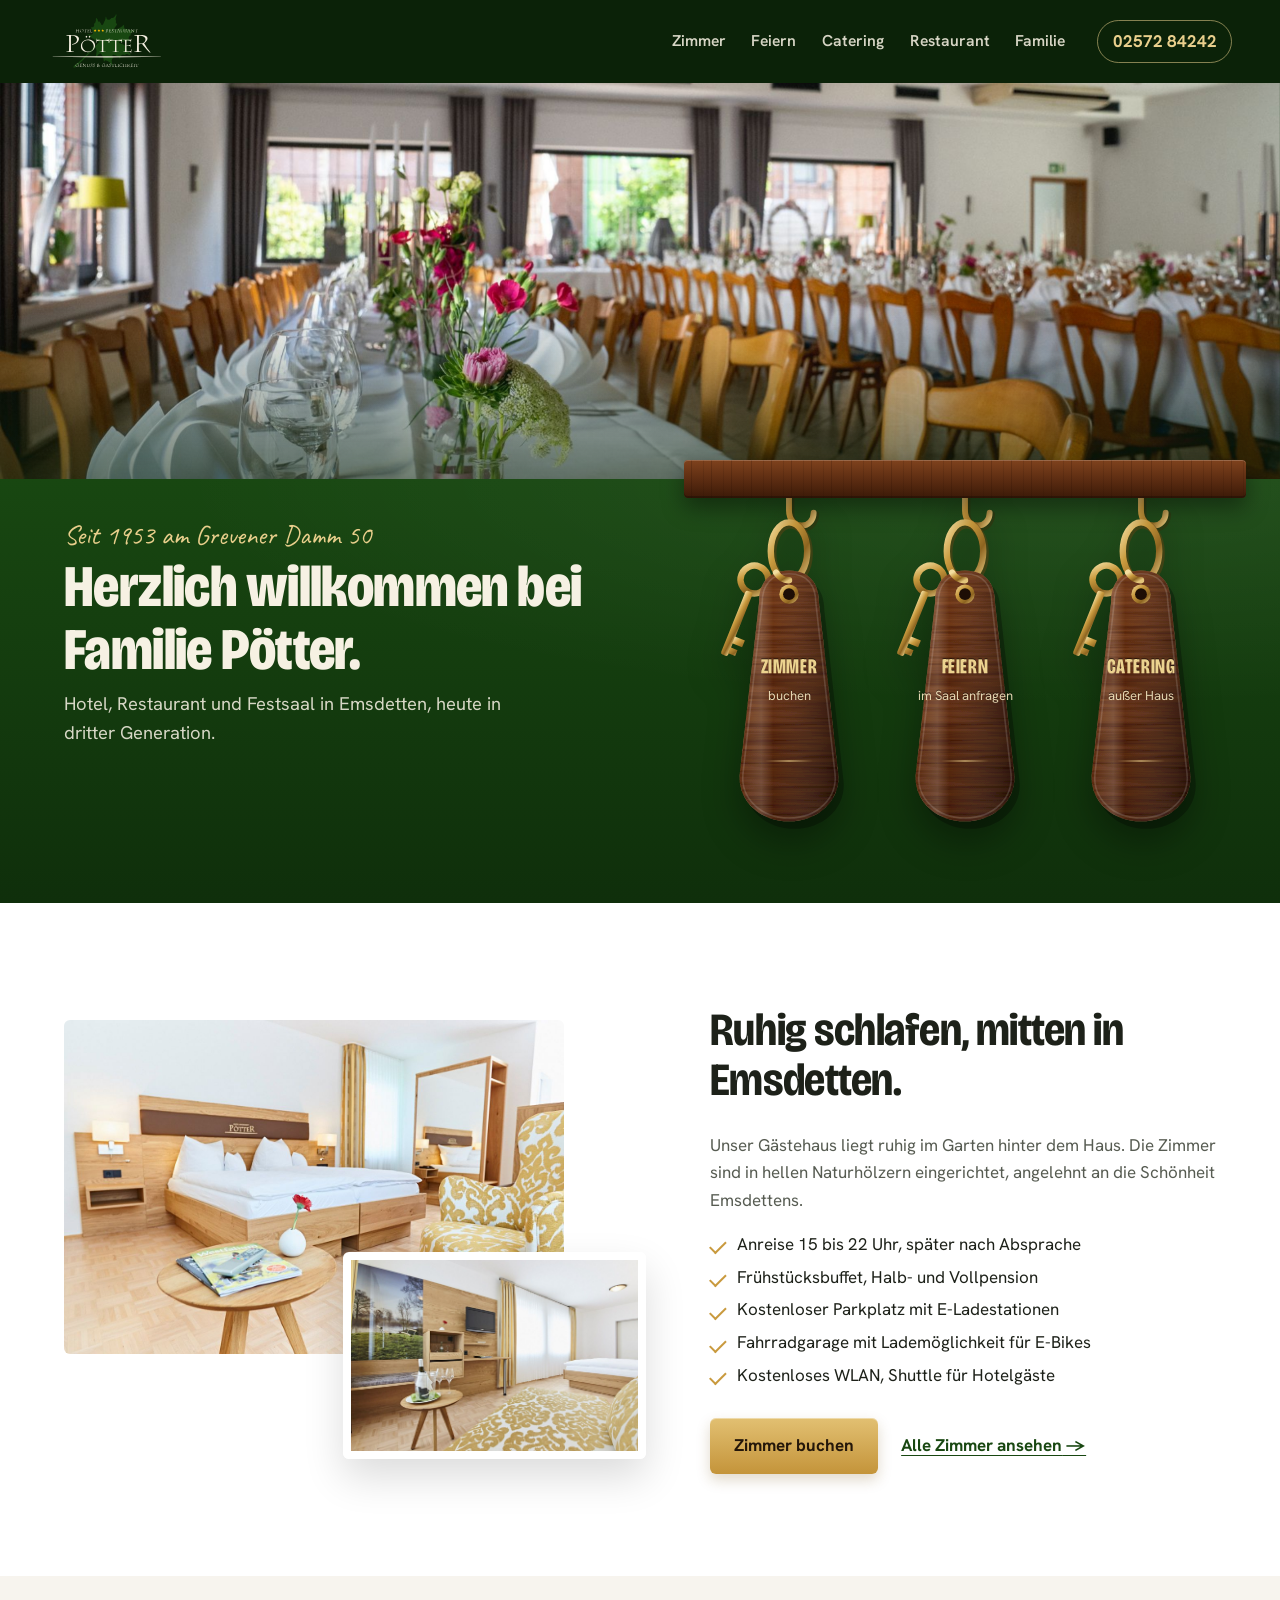
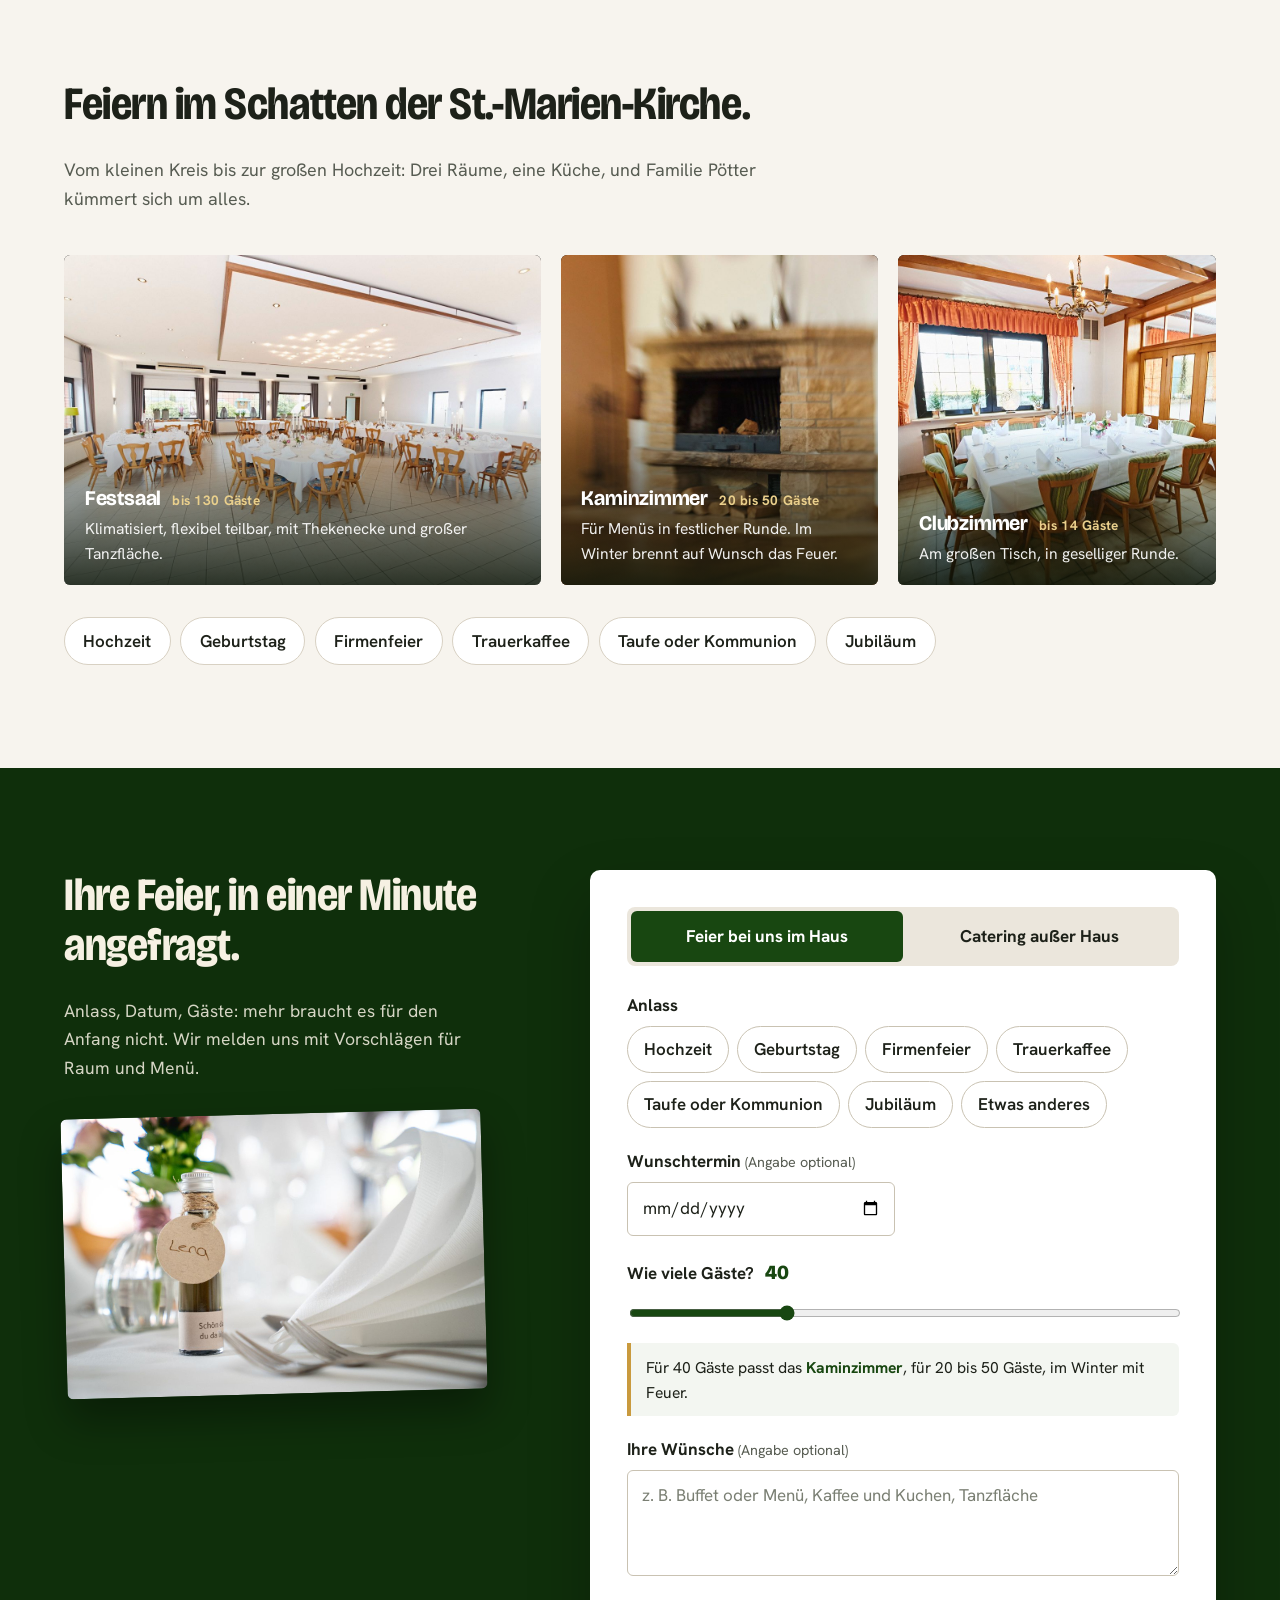
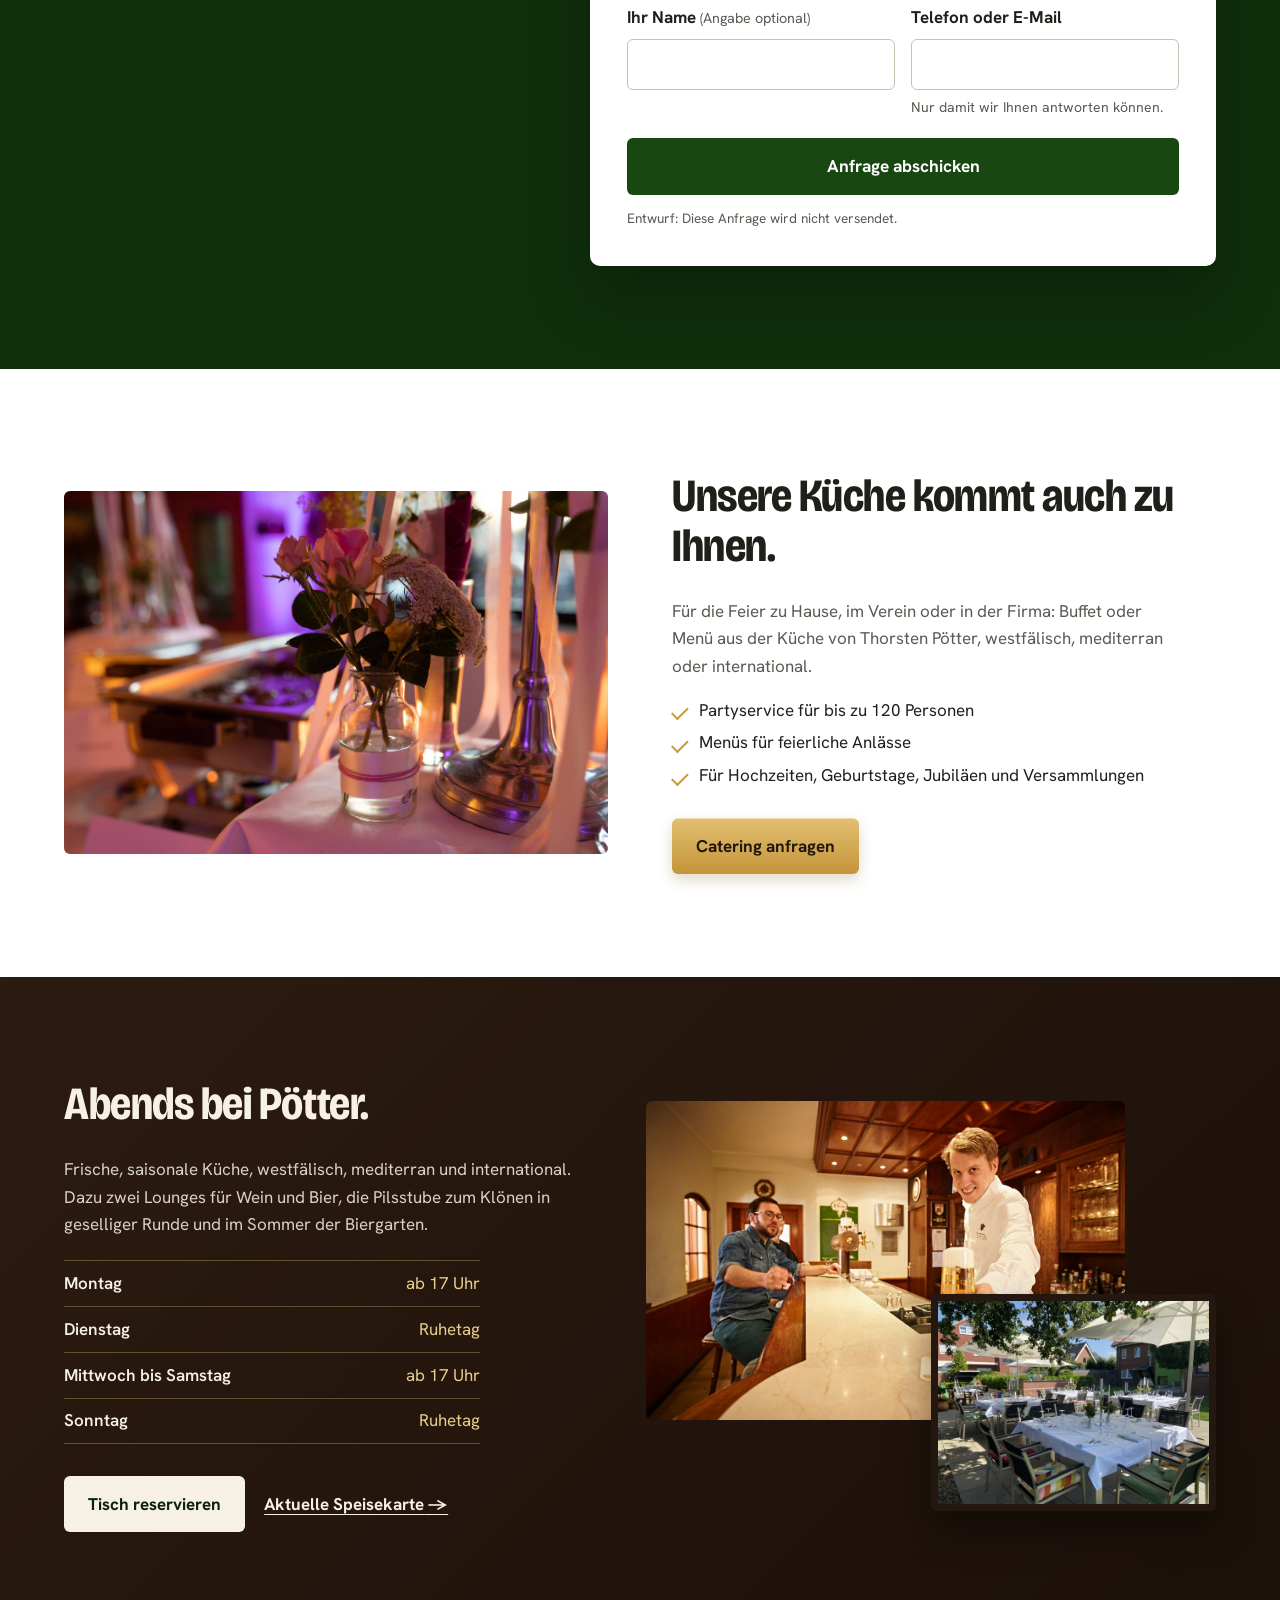
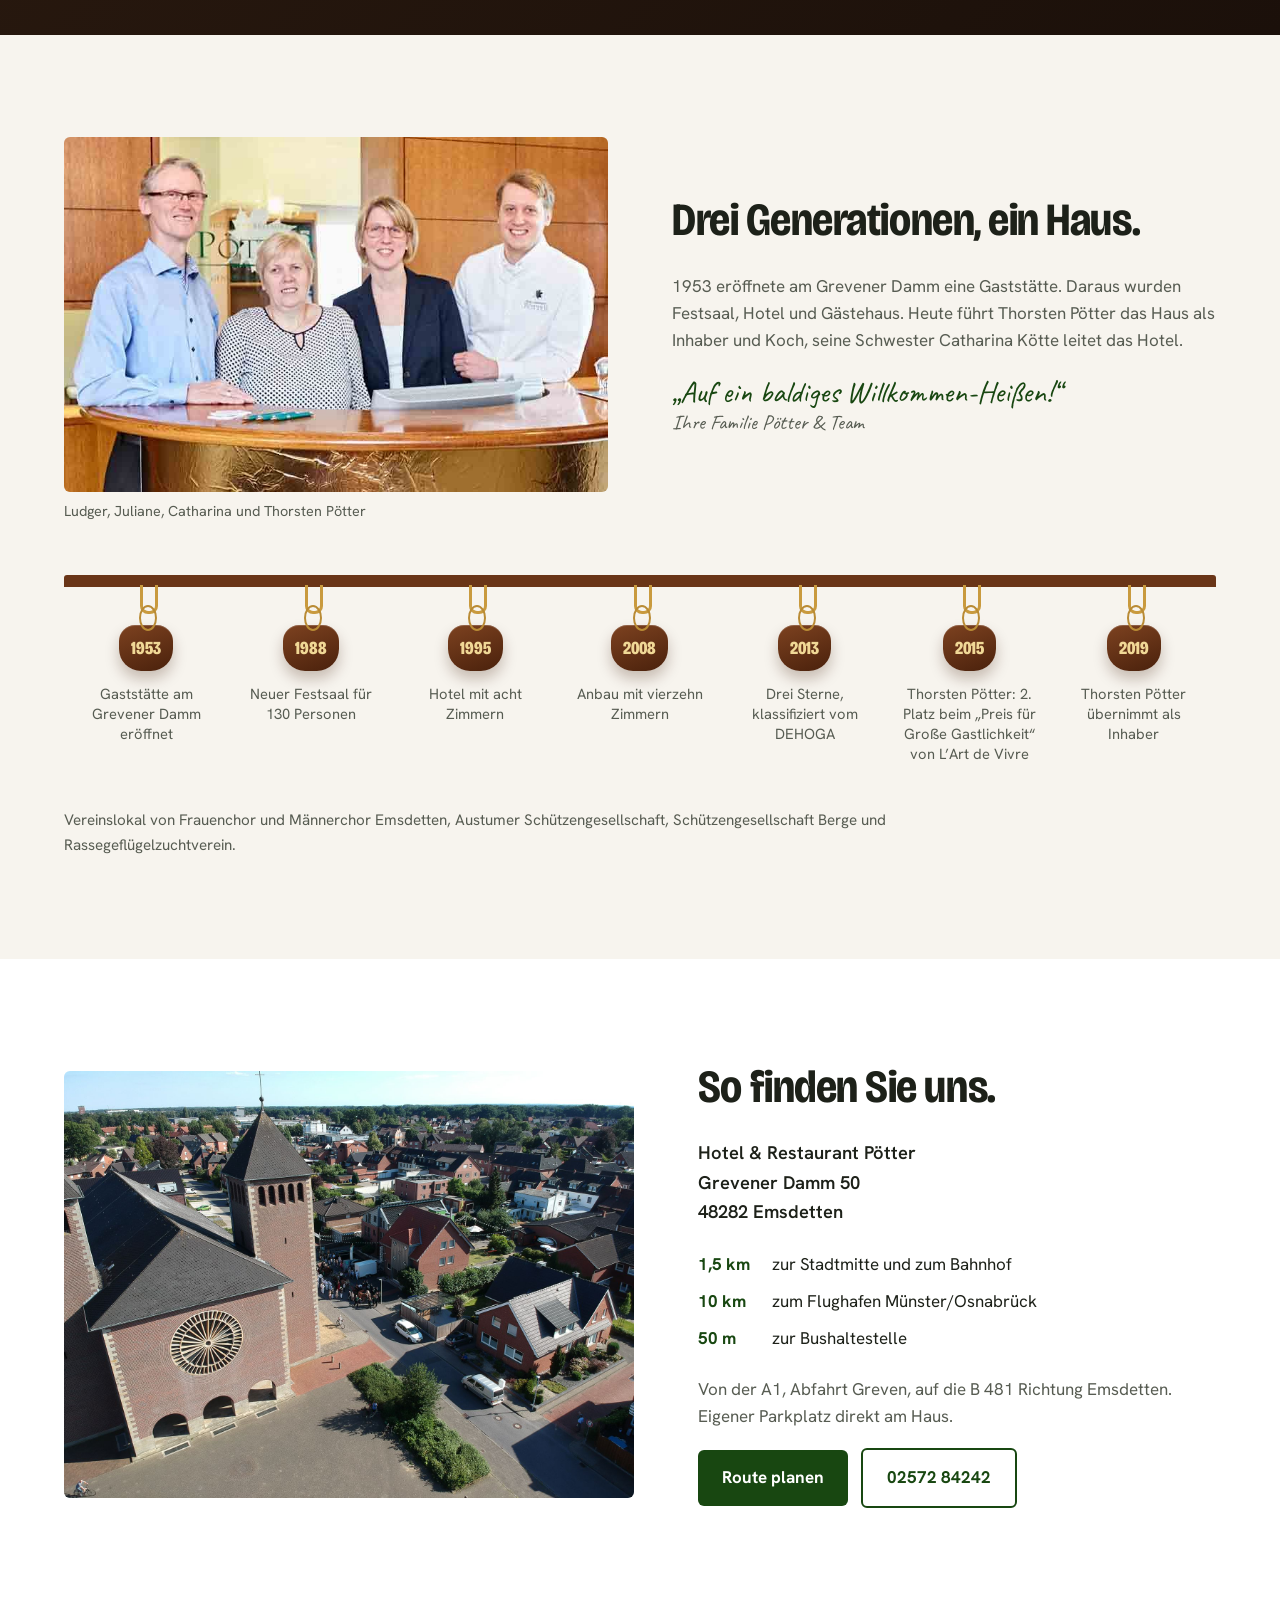
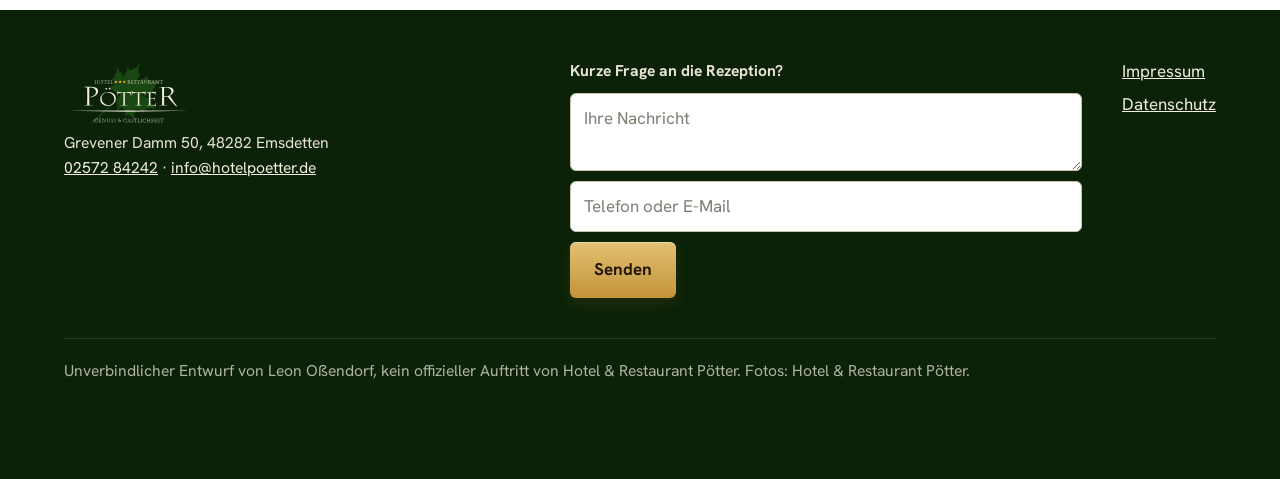
<file: index.html>
<!DOCTYPE html>
<html lang="de-DE">
<head>
<meta charset="utf-8">
<meta name="viewport" content="width=device-width, initial-scale=1">
<meta name="robots" content="noindex,nofollow">
<title>Hotel & Restaurant Pötter, Emsdetten (Entwurf)</title>
<meta name="description" content="Unverbindlicher Entwurf von Leon Oßendorf für das Hotel & Restaurant Pötter in Emsdetten.">
<link rel="preload" href="fonts/bricolage.woff" as="font" type="font/woff" crossorigin>
<link rel="stylesheet" href="css/style.css?v=3">
<link rel="icon" href="img/signet.svg" type="image/svg+xml">
</head>
<body>
<a class="skip" href="#inhalt">Zum Inhalt</a>

<!-- Wiederverwendbare Teile für die Schlüsselanhänger -->
<svg width="0" height="0" style="position:absolute" aria-hidden="true" focusable="false">
  <defs>
    <filter id="maserung" x="0" y="0" width="100%" height="100%">
      <feTurbulence type="fractalNoise" baseFrequency="0.012 0.32" numOctaves="3" seed="7" result="n"/>
      <feColorMatrix in="n" type="matrix" values="0 0 0 0 0.36  0 0 0 0 0.19  0 0 0 0 0.08  0 0 0 -1.6 1.15" result="dunkel"/>
      <feComposite in="dunkel" in2="SourceGraphic" operator="in" result="holz"/>
      <feBlend in="holz" in2="SourceGraphic" mode="multiply"/>
    </filter>
    <linearGradient id="lack" x1="0" y1="0" x2="1" y2="1">
      <stop offset="0" stop-color="#8a4a22"/>
      <stop offset=".55" stop-color="#5e2e14"/>
      <stop offset="1" stop-color="#3a1b0b"/>
    </linearGradient>
    <linearGradient id="glanz" x1="0" y1="0" x2="1" y2="0">
      <stop offset="0" stop-color="#fff" stop-opacity=".0"/>
      <stop offset=".22" stop-color="#fff" stop-opacity=".16"/>
      <stop offset=".34" stop-color="#fff" stop-opacity=".0"/>
      <stop offset="1" stop-color="#000" stop-opacity=".22"/>
    </linearGradient>
    <linearGradient id="messing" x1="0" y1="0" x2="1" y2="1">
      <stop offset="0" stop-color="#f3dea0"/>
      <stop offset=".35" stop-color="#c99a3e"/>
      <stop offset=".7" stop-color="#8d6420"/>
      <stop offset="1" stop-color="#e2c47a"/>
    </linearGradient>
    <symbol id="anhaenger" viewBox="0 -34 140 354">
      <!-- Messinghaken aus der Leiste -->
      <path d="M70 -34V2c0 9 6 14 12 14s11-5 11-12" fill="none" stroke="#3b2a0c" stroke-width="7" stroke-linecap="round" opacity=".45" transform="translate(1.5 2)"/>
      <path d="M70 -34V2c0 9 6 14 12 14s11-5 11-12" fill="none" stroke="url(#messing)" stroke-width="5.5" stroke-linecap="round"/>
      <!-- Schlüssel hinter dem Anhänger -->
      <g transform="translate(46 46) rotate(22)">
        <circle cx="0" cy="22" r="13" fill="none" stroke="url(#messing)" stroke-width="6"/>
        <rect x="-3.5" y="34" width="7" height="64" rx="2" fill="url(#messing)"/>
        <path d="M3 78h10v7H3zM3 89h7v6H3z" fill="url(#messing)"/>
      </g>
      <!-- Ring -->
      <ellipse cx="70" cy="40" rx="17" ry="27" fill="none" stroke="#5b4214" stroke-width="7.5" opacity=".55" transform="translate(1.5 2)"/>
      <ellipse cx="70" cy="40" rx="17" ry="27" fill="none" stroke="url(#messing)" stroke-width="6"/>
      <!-- Schatten des Anhängers -->
      <path d="M70 58c20 0 28 13 28 30l18 160c2 24-18 44-46 44S22 272 24 248L42 88c0-17 8-30 28-30z" fill="#000" opacity=".28" transform="translate(5 7)"/>
      <!-- Körper aus Holz -->
      <path d="M70 58c20 0 28 13 28 30l18 160c2 24-18 44-46 44S22 272 24 248L42 88c0-17 8-30 28-30z" fill="url(#lack)" filter="url(#maserung)"/>
      <path d="M70 58c20 0 28 13 28 30l18 160c2 24-18 44-46 44S22 272 24 248L42 88c0-17 8-30 28-30z" fill="url(#glanz)"/>
      <path d="M70 61c18 0 25 12 25 27l18 160c2 22-16 41-43 41S25 270 27 248L45 88c0-15 7-27 25-27z" fill="none" stroke="#fff" stroke-opacity=".14" stroke-width="1.5"/>
      <!-- Loch mit Messingöse -->
      <circle cx="70" cy="80" r="9" fill="url(#messing)"/>
      <circle cx="70" cy="80" r="5.5" fill="#1d0e05"/>
      <!-- Ring vorne durch die Öse -->
      <path d="M58 60a17 27 0 0 0 12 7" fill="none" stroke="url(#messing)" stroke-width="6" stroke-linecap="round"/>
    </symbol>
  </defs>
</svg>

<header class="kopf" id="top">
  <a class="marke" href="#top" aria-label="Hotel & Restaurant Pötter, zum Seitenanfang">
    <img src="img/logo-hell.svg" alt="Hotel & Restaurant Pötter" width="150" height="83">
  </a>
  <nav class="menue" aria-label="Hauptmenü">
    <a href="#zimmer">Zimmer</a>
    <a href="#feiern">Feiern</a>
    <a href="#catering">Catering</a>
    <a href="#restaurant">Restaurant</a>
    <a href="#familie">Familie</a>
  </nav>
  <a class="kopf-tel" href="tel:+49257284242"><span>02572 84242</span></a>
</header>

<main id="inhalt">

<!-- HERO: das Schlüsselbrett -->
<section class="hero" aria-labelledby="hero-titel">
  <div class="hero-bild">
    <img src="img/saal-tafel.jpg" alt="Festlich gedeckte lange Tafel mit Blumen im Festsaal von Pötter" width="1920" height="1280" fetchpriority="high">
  </div>
  <div class="hero-brett">
    <div class="hero-text">
      <p class="seit">Seit 1953 am Grevener Damm 50</p>
      <h1 id="hero-titel">Herzlich willkommen bei Familie Pötter.</h1>
      <p class="hero-unter">Hotel, Restaurant und Festsaal in Emsdetten, heute in dritter Generation.</p>
    </div>
    <ul class="schluessel" aria-label="Wohin möchten Sie?">
      <li>
        <a class="key" href="#zimmer" data-open="buchung">
          <svg class="fob" viewBox="0 -34 140 354" aria-hidden="true"><use href="#anhaenger" y="-34"/></svg>
          <span class="gravur"><span class="g-gross">Zimmer</span><span class="g-klein">buchen</span></span>
        </a>
      </li>
      <li>
        <a class="key" href="#anfrage" data-weg="saal">
          <svg class="fob" viewBox="0 -34 140 354" aria-hidden="true"><use href="#anhaenger" y="-34"/></svg>
          <span class="gravur"><span class="g-gross">Feiern</span><span class="g-klein">im Saal anfragen</span></span>
        </a>
      </li>
      <li>
        <a class="key" href="#anfrage" data-weg="catering">
          <svg class="fob" viewBox="0 -34 140 354" aria-hidden="true"><use href="#anhaenger" y="-34"/></svg>
          <span class="gravur"><span class="g-gross">Catering</span><span class="g-klein">außer Haus</span></span>
        </a>
      </li>
    </ul>
  </div>
</section>

<!-- ZIMMER -->
<section class="block zimmer" id="zimmer" aria-labelledby="zimmer-titel">
  <div class="zimmer-bilder">
    <img class="z1" src="img/zimmer-1.jpg" alt="Doppelzimmer mit hellem Naturholz und Sesseln" width="1224" height="816" loading="lazy">
    <img class="z2" src="img/zimmer-3.jpg" alt="Zimmer mit großem Landschaftsbild an der Wand" width="1192" height="795" loading="lazy">
  </div>
  <div class="zimmer-text">
    <h2 id="zimmer-titel">Ruhig schlafen, mitten in Emsdetten.</h2>
    <p>Unser Gästehaus liegt ruhig im Garten hinter dem Haus. Die Zimmer sind in hellen Naturhölzern eingerichtet, angelehnt an die Schönheit Emsdettens.</p>
    <ul class="haekchen">
      <li>Anreise 15 bis 22 Uhr, später nach Absprache</li>
      <li>Frühstücksbuffet, Halb- und Vollpension</li>
      <li>Kostenloser Parkplatz mit E-Ladestationen</li>
      <li>Fahrradgarage mit Lademöglichkeit für E-Bikes</li>
      <li>Kostenloses WLAN, Shuttle für Hotelgäste</li>
    </ul>
    <button class="knopf knopf-messing" type="button" data-open="buchung">Zimmer buchen</button>
    <a class="mehr" href="#hinweis-unterseite" data-unterseite="Zimmer">Alle Zimmer ansehen</a>
  </div>
</section>

<!-- FEIERN -->
<section class="block feiern" id="feiern" aria-labelledby="feiern-titel">
  <div class="feiern-kopf">
    <h2 id="feiern-titel">Feiern im Schatten der <span class="nw">St.-Marien-Kirche.</span></h2>
    <p>Vom kleinen Kreis bis zur großen Hochzeit: Drei Räume, eine Küche, und Familie Pötter kümmert sich um alles.</p>
  </div>
  <div class="raeume">
    <article class="raum">
      <img src="img/festsaal.jpg" alt="Festsaal mit runden, festlich gedeckten Tischen" width="1224" height="816" loading="lazy">
      <div class="raum-text">
        <h3>Festsaal <span class="anzahl">bis 130 Gäste</span></h3>
        <p>Klimatisiert, flexibel teilbar, mit Thekenecke und großer Tanzfläche.</p>
      </div>
    </article>
    <article class="raum">
      <img src="img/kaminzimmer.jpg" alt="Kamin im Kaminzimmer" width="1224" height="816" loading="lazy">
      <div class="raum-text">
        <h3>Kaminzimmer <span class="anzahl">20 bis 50 Gäste</span></h3>
        <p>Für Menüs in festlicher Runde. Im Winter brennt auf Wunsch das Feuer.</p>
      </div>
    </article>
    <article class="raum">
      <img src="img/clubzimmer.jpg" alt="Gedeckte Tafel in einem holzvertäfelten Raum" width="1224" height="816" loading="lazy">
      <div class="raum-text">
        <h3>Clubzimmer <span class="anzahl">bis 14 Gäste</span></h3>
        <p>Am großen Tisch, in geselliger Runde.</p>
      </div>
    </article>
  </div>
  <ul class="anlaesse" aria-label="Anlässe">
    <li><button type="button" data-anlass="Hochzeit">Hochzeit</button></li>
    <li><button type="button" data-anlass="Geburtstag">Geburtstag</button></li>
    <li><button type="button" data-anlass="Firmenfeier">Firmenfeier</button></li>
    <li><button type="button" data-anlass="Trauerkaffee">Trauerkaffee</button></li>
    <li><button type="button" data-anlass="Taufe oder Kommunion">Taufe oder Kommunion</button></li>
    <li><button type="button" data-anlass="Jubiläum">Jubiläum</button></li>
  </ul>
</section>

<!-- ANFRAGE mit Weiche -->
<section class="block anfrage" id="anfrage" aria-labelledby="anfrage-titel">
  <div class="anfrage-seite">
    <h2 id="anfrage-titel">Ihre Feier, in einer Minute angefragt.</h2>
    <p>Anlass, Datum, Gäste: mehr braucht es für den Anfang nicht. Wir melden uns mit Vorschlägen für Raum und Menü.</p>
    <figure class="anfrage-foto">
      <img src="img/tischkarte.jpg" alt="Tischkarte mit Namen neben einer gefalteten Serviette" width="1200" height="800" loading="lazy">
    </figure>
  </div>

  <form class="formular" id="feierform" novalidate>
    <div class="weiche" role="radiogroup" aria-label="Wo soll gefeiert werden?">
      <label><input type="radio" name="weg" value="saal" checked><span>Feier bei uns im Haus</span></label>
      <label><input type="radio" name="weg" value="catering"><span>Catering außer Haus</span></label>
    </div>

    <fieldset class="feld">
      <legend>Anlass</legend>
      <div class="chips" id="anlass-chips">
        <label><input type="radio" name="anlass" value="Hochzeit"><span>Hochzeit</span></label>
        <label><input type="radio" name="anlass" value="Geburtstag"><span>Geburtstag</span></label>
        <label><input type="radio" name="anlass" value="Firmenfeier"><span>Firmenfeier</span></label>
        <label><input type="radio" name="anlass" value="Trauerkaffee"><span>Trauerkaffee</span></label>
        <label><input type="radio" name="anlass" value="Taufe oder Kommunion"><span>Taufe oder Kommunion</span></label>
        <label><input type="radio" name="anlass" value="Jubiläum"><span>Jubiläum</span></label>
        <label><input type="radio" name="anlass" value="Etwas anderes"><span>Etwas anderes</span></label>
      </div>
    </fieldset>

    <div class="zweispaltig">
      <div class="feld">
        <label for="datum">Wunschtermin <span class="opt">(Angabe optional)</span></label>
        <input type="date" id="datum" name="datum">
      </div>
      <div class="feld nur-catering">
        <label for="ort">Wo wird gefeiert? <span class="opt">(Angabe optional)</span></label>
        <input type="text" id="ort" name="ort" placeholder="z. B. Firma in Emsdetten" autocomplete="off">
      </div>
    </div>

    <div class="feld">
      <label for="gaeste">Wie viele Gäste? <output id="gaeste-zahl" for="gaeste">40</output></label>
      <input type="range" id="gaeste" name="gaeste" min="5" max="130" step="5" value="40">
      <p class="raumtipp" id="raumtipp" aria-live="polite"></p>
    </div>

    <div class="feld">
      <label for="wuensche">Ihre Wünsche <span class="opt">(Angabe optional)</span></label>
      <textarea id="wuensche" name="wuensche" rows="3" placeholder="z. B. Buffet oder Menü, Kaffee und Kuchen, Tanzfläche"></textarea>
    </div>

    <div class="zweispaltig">
      <div class="feld">
        <label for="name">Ihr Name <span class="opt">(Angabe optional)</span></label>
        <input type="text" id="name" name="name" autocomplete="name">
      </div>
      <div class="feld">
        <label for="rueckweg">Telefon oder E-Mail</label>
        <input type="text" id="rueckweg" name="rueckweg" autocomplete="email" required aria-describedby="rueckweg-hilfe">
        <p class="hilfe" id="rueckweg-hilfe">Nur damit wir Ihnen antworten können.</p>
      </div>
    </div>

    <button class="knopf knopf-gruen" type="submit">Anfrage abschicken</button>
    <p class="entwurf-vermerk">Entwurf: Diese Anfrage wird nicht versendet.</p>
    <div class="bestaetigung" id="bestaetigung" tabindex="-1" hidden></div>
  </form>
</section>

<!-- CATERING -->
<section class="block catering" id="catering" aria-labelledby="catering-titel">
  <div class="catering-bild">
    <img src="img/buffet.jpg" alt="Angerichtetes Buffet mit Blumen und Kerzenlicht" width="1200" height="800" loading="lazy">
  </div>
  <div class="catering-text">
    <h2 id="catering-titel">Unsere Küche kommt auch zu Ihnen.</h2>
    <p>Für die Feier zu Hause, im Verein oder in der Firma: Buffet oder Menü aus der Küche von Thorsten Pötter, westfälisch, mediterran oder international.</p>
    <ul class="haekchen">
      <li>Partyservice für bis zu 120 Personen</li>
      <li>Menüs für feierliche Anlässe</li>
      <li>Für Hochzeiten, Geburtstage, Jubiläen und Versammlungen</li>
    </ul>
    <a class="knopf knopf-messing" href="#anfrage" data-weg="catering">Catering anfragen</a>
  </div>
</section>

<!-- RESTAURANT -->
<section class="block restaurant" id="restaurant" aria-labelledby="restaurant-titel">
  <div class="restaurant-text">
    <h2 id="restaurant-titel">Abends bei Pötter.</h2>
    <p>Frische, saisonale Küche, westfälisch, mediterran und international. Dazu zwei Lounges für Wein und Bier, die Pilsstube zum Klönen in geselliger Runde und im Sommer der Biergarten.</p>
    <dl class="zeiten">
      <div><dt>Montag</dt><dd>ab 17 Uhr</dd></div>
      <div><dt>Dienstag</dt><dd>Ruhetag</dd></div>
      <div><dt>Mittwoch bis Samstag</dt><dd>ab 17 Uhr</dd></div>
      <div><dt>Sonntag</dt><dd>Ruhetag</dd></div>
    </dl>
    <div class="knopfreihe">
      <button class="knopf knopf-hell" type="button" data-open="tisch">Tisch reservieren</button>
      <a class="mehr mehr-hell" href="#hinweis-unterseite" data-unterseite="Speisekarte">Aktuelle Speisekarte</a>
    </div>
  </div>
  <div class="restaurant-bilder">
    <img class="r1" src="img/pilsstube.jpg" alt="Thorsten Pötter zapft ein Pils an der Theke der Pilsstube" width="1224" height="816" loading="lazy">
    <img class="r2" src="img/biergarten.jpg" alt="Gedeckte Tafeln im Biergarten unter Sonnenschirmen" width="1280" height="960" loading="lazy">
  </div>
</section>

<!-- FAMILIE: Schlüsselbrett der Jahre -->
<section class="block familie" id="familie" aria-labelledby="familie-titel">
  <div class="familie-kopf">
    <figure class="familie-foto">
      <img src="img/familie.jpg" alt="Ludger, Juliane, Catharina und Thorsten Pötter an der Rezeption" width="830" height="542" loading="lazy">
      <figcaption>Ludger, Juliane, Catharina und Thorsten Pötter</figcaption>
    </figure>
    <div>
      <h2 id="familie-titel">Drei Generationen, ein Haus.</h2>
      <p>1953 eröffnete am Grevener Damm eine Gaststätte. Daraus wurden Festsaal, Hotel und Gästehaus. Heute führt Thorsten Pötter das Haus als Inhaber und Koch, seine Schwester Catharina Kötte leitet das Hotel.</p>
      <p class="zitat">„Auf ein baldiges Willkommen-Heißen!“ <span>Ihre Familie Pötter &amp; Team</span></p>
    </div>
  </div>
  <ol class="jahre" aria-label="Geschichte des Hauses">
    <li><span class="jahr">1953</span><span class="was">Gaststätte am Grevener Damm eröffnet</span></li>
    <li><span class="jahr">1988</span><span class="was">Neuer Festsaal für 130 Personen</span></li>
    <li><span class="jahr">1995</span><span class="was">Hotel mit acht Zimmern</span></li>
    <li><span class="jahr">2008</span><span class="was">Anbau mit vierzehn Zimmern</span></li>
    <li><span class="jahr">2013</span><span class="was">Drei Sterne, klassifiziert vom DEHOGA</span></li>
    <li><span class="jahr">2015</span><span class="was">Thorsten Pötter: 2. Platz beim „Preis für Große Gastlichkeit“ von L’Art de Vivre</span></li>
    <li><span class="jahr">2019</span><span class="was">Thorsten Pötter übernimmt als Inhaber</span></li>
  </ol>
  <p class="vereine">Vereinslokal von Frauenchor und Männerchor Emsdetten, Austumer Schützengesellschaft, Schützengesellschaft Berge und Rassegeflügelzuchtverein.</p>
</section>

<!-- ANFAHRT -->
<section class="block anfahrt" id="anfahrt" aria-labelledby="anfahrt-titel">
  <img class="luftbild" src="img/luftbild.jpg" alt="Luftbild: St.-Marien-Kirche und daneben das Haus Pötter" width="1600" height="1200" loading="lazy">
  <div class="anfahrt-text">
    <h2 id="anfahrt-titel">So finden Sie uns.</h2>
    <address>Hotel &amp; Restaurant Pötter<br>Grevener Damm 50<br>48282 Emsdetten</address>
    <ul class="entfernung">
      <li><strong>1,5 km</strong> zur Stadtmitte und zum Bahnhof</li>
      <li><strong>10 km</strong> zum Flughafen Münster/Osnabrück</li>
      <li><strong>50 m</strong> zur Bushaltestelle</li>
    </ul>
    <p>Von der A1, Abfahrt Greven, auf die B 481 Richtung Emsdetten. Eigener Parkplatz direkt am Haus.</p>
    <div class="knopfreihe">
      <a class="knopf knopf-gruen" href="https://www.openstreetmap.org/?mlat=52.16956&amp;mlon=7.540271#map=17/52.16956/7.540271" rel="noopener" target="_blank">Route planen</a>
      <a class="knopf knopf-rand" href="tel:+49257284242">02572 84242</a>
    </div>
  </div>
</section>

</main>

<footer class="fuss">
  <div class="fuss-spalten">
    <div>
      <img src="img/logo-hell.svg" alt="Hotel & Restaurant Pötter" width="130" height="72">
      <p>Grevener Damm 50, 48282 Emsdetten<br><a href="tel:+49257284242">02572 84242</a> · <a href="mailto:info@hotelpoetter.de">info@hotelpoetter.de</a></p>
    </div>
    <form class="kurzform" id="kurzform" novalidate>
      <p class="kurzform-titel">Kurze Frage an die Rezeption?</p>
      <label for="kf-text" class="unsichtbar">Ihre Nachricht</label>
      <textarea id="kf-text" rows="2" placeholder="Ihre Nachricht"></textarea>
      <label for="kf-weg" class="unsichtbar">Telefon oder E-Mail</label>
      <input id="kf-weg" type="text" placeholder="Telefon oder E-Mail" required>
      <button class="knopf knopf-messing" type="submit">Senden</button>
      <p class="kf-ok" id="kf-ok" hidden>Danke! Im Entwurf wird nichts versendet. In der fertigen Seite landet Ihre Nachricht direkt an der Rezeption.</p>
    </form>
    <nav aria-label="Rechtliches" class="fuss-links">
      <a href="impressum.html">Impressum</a>
      <a href="datenschutz.html">Datenschutz</a>
    </nav>
  </div>
  <p class="entwurf">Unverbindlicher Entwurf von Leon Oßendorf, kein offizieller Auftritt von Hotel &amp; Restaurant Pötter. Fotos: Hotel &amp; Restaurant Pötter.</p>
</footer>

<!-- Mobile Leiste -->
<nav class="daumen" aria-label="Schnellzugriff">
  <a href="tel:+49257284242">Anrufen</a>
  <button type="button" data-open="buchung">Zimmer</button>
  <a href="#anfrage" data-weg="saal">Feier anfragen</a>
</nav>

<!-- Demo-Fenster -->
<dialog class="fenster" id="fenster-buchung" aria-labelledby="fb-titel">
  <form method="dialog" class="fenster-inhalt" id="buchungform">
    <h2 id="fb-titel">Zimmer buchen</h2>
    <div class="zweispaltig">
      <div class="feld"><label for="fb-an">Anreise</label><input type="date" id="fb-an"></div>
      <div class="feld"><label for="fb-ab">Abreise</label><input type="date" id="fb-ab"></div>
    </div>
    <div class="feld"><label for="fb-pers">Personen</label>
      <select id="fb-pers"><option>1</option><option selected>2</option><option>3</option><option>4</option></select></div>
    <button class="knopf knopf-gruen" type="button" id="fb-pruefen">Freie Zimmer zeigen</button>
    <p class="fenster-hinweis" id="fb-hinweis">In der fertigen Seite zeigt dieser Knopf direkt die freien Zimmer aus Ihrem Buchungssystem DIRS21, ohne Umweg.</p>
    <button class="schliessen" value="zu" aria-label="Fenster schließen">×</button>
  </form>
</dialog>
<dialog class="fenster" id="fenster-tisch" aria-labelledby="ft-titel">
  <form method="dialog" class="fenster-inhalt">
    <h2 id="ft-titel">Tisch reservieren</h2>
    <p>In der fertigen Seite öffnet sich hier Ihre Tischreservierung von gastronaut, wie bisher: Tag, Uhrzeit, Personen, fertig.</p>
    <p class="fenster-hinweis">Lieber anrufen? <a href="tel:+49257284242">02572 84242</a></p>
    <button class="schliessen" value="zu" aria-label="Fenster schließen">×</button>
  </form>
</dialog>
<dialog class="fenster" id="fenster-unterseite" aria-labelledby="fu-titel">
  <form method="dialog" class="fenster-inhalt">
    <h2 id="fu-titel">Unterseite</h2>
    <p id="fu-text">Diese Unterseite baue ich nach unserem Gespräch aus.</p>
    <button class="schliessen" value="zu" aria-label="Fenster schließen">×</button>
  </form>
</dialog>

<script src="js/main.js?v=2"></script>
</body>
</html>
</file>
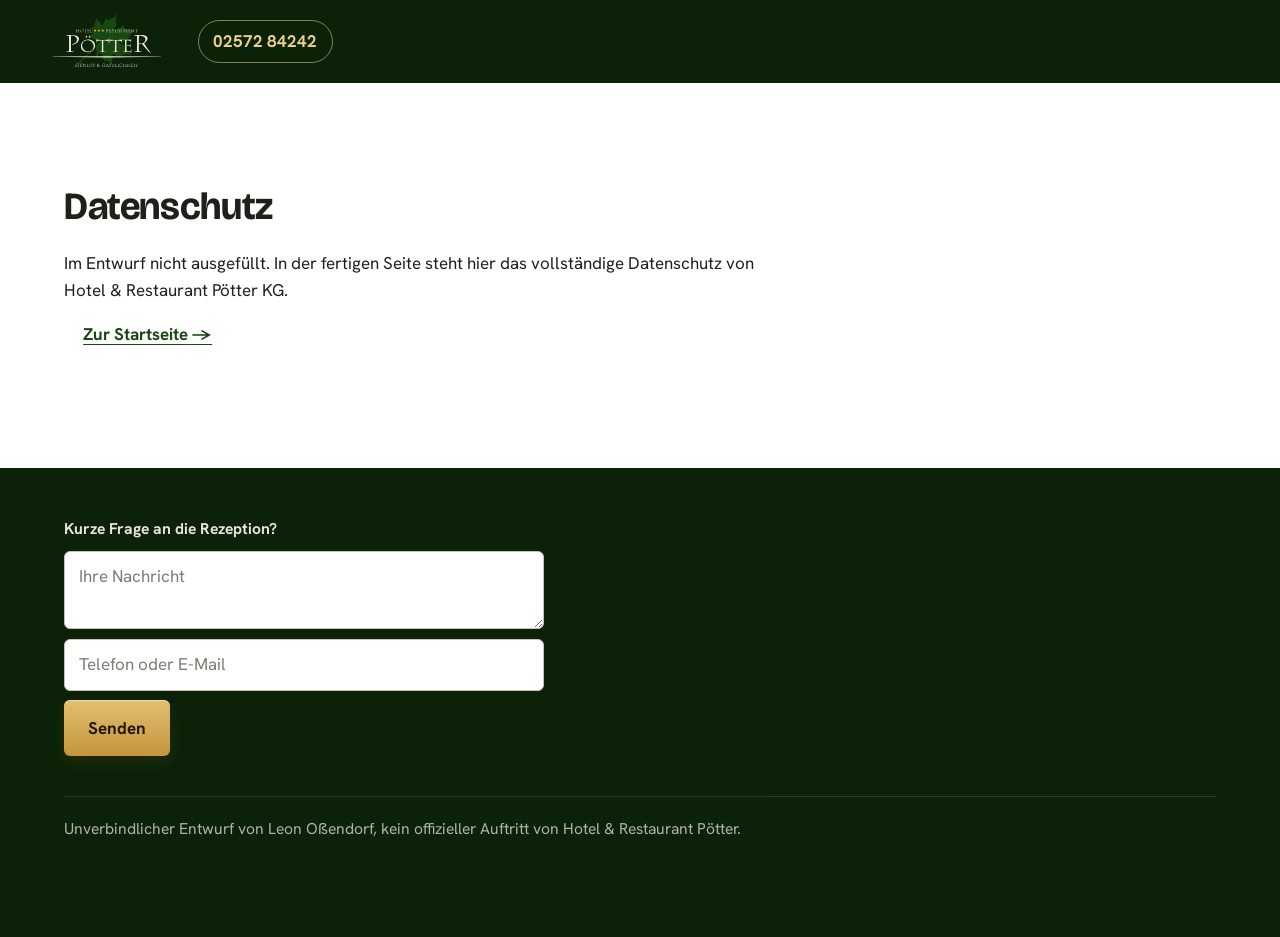
<file: datenschutz.html>
<!DOCTYPE html>
<html lang="de-DE"><head><meta charset="utf-8"><meta name="viewport" content="width=device-width, initial-scale=1"><meta name="robots" content="noindex,nofollow">
<title>Datenschutz – Hotel & Restaurant Pötter (Entwurf)</title><link rel="stylesheet" href="css/style.css?v=1"><link rel="icon" href="img/signet.svg" type="image/svg+xml"></head>
<body>
<header class="kopf"><a class="marke" href="index.html" aria-label="Zur Startseite"><img src="img/logo-hell.svg" alt="Hotel & Restaurant Pötter" width="150" height="83"></a><a class="kopf-tel" href="tel:+49257284242">02572 84242</a></header>
<main class="block" style="max-width:52rem">
<h1 style="font-size:2.4rem">Datenschutz</h1>
<p>Im Entwurf nicht ausgefüllt. In der fertigen Seite steht hier das vollständige Datenschutz von Hotel &amp; Restaurant Pötter KG.</p>
<p><a class="mehr" href="index.html">Zur Startseite</a></p>
</main>
<footer class="fuss"><form class="kurzform" id="kurzform" novalidate style="max-width:30rem"><p class="kurzform-titel">Kurze Frage an die Rezeption?</p><label for="kf-text" class="unsichtbar">Ihre Nachricht</label><textarea id="kf-text" rows="2" placeholder="Ihre Nachricht"></textarea><label for="kf-weg" class="unsichtbar">Telefon oder E-Mail</label><input id="kf-weg" type="text" placeholder="Telefon oder E-Mail" required><button class="knopf knopf-messing" type="submit">Senden</button><p class="kf-ok" id="kf-ok" hidden>Danke! Im Entwurf wird nichts versendet.</p></form>
<p class="entwurf">Unverbindlicher Entwurf von Leon Oßendorf, kein offizieller Auftritt von Hotel &amp; Restaurant Pötter.</p></footer>
<script>document.getElementById('kurzform').addEventListener('submit',function(e){e.preventDefault();if(document.getElementById('kf-weg').value.trim())document.getElementById('kf-ok').hidden=false;});</script>
</body></html>
</file>
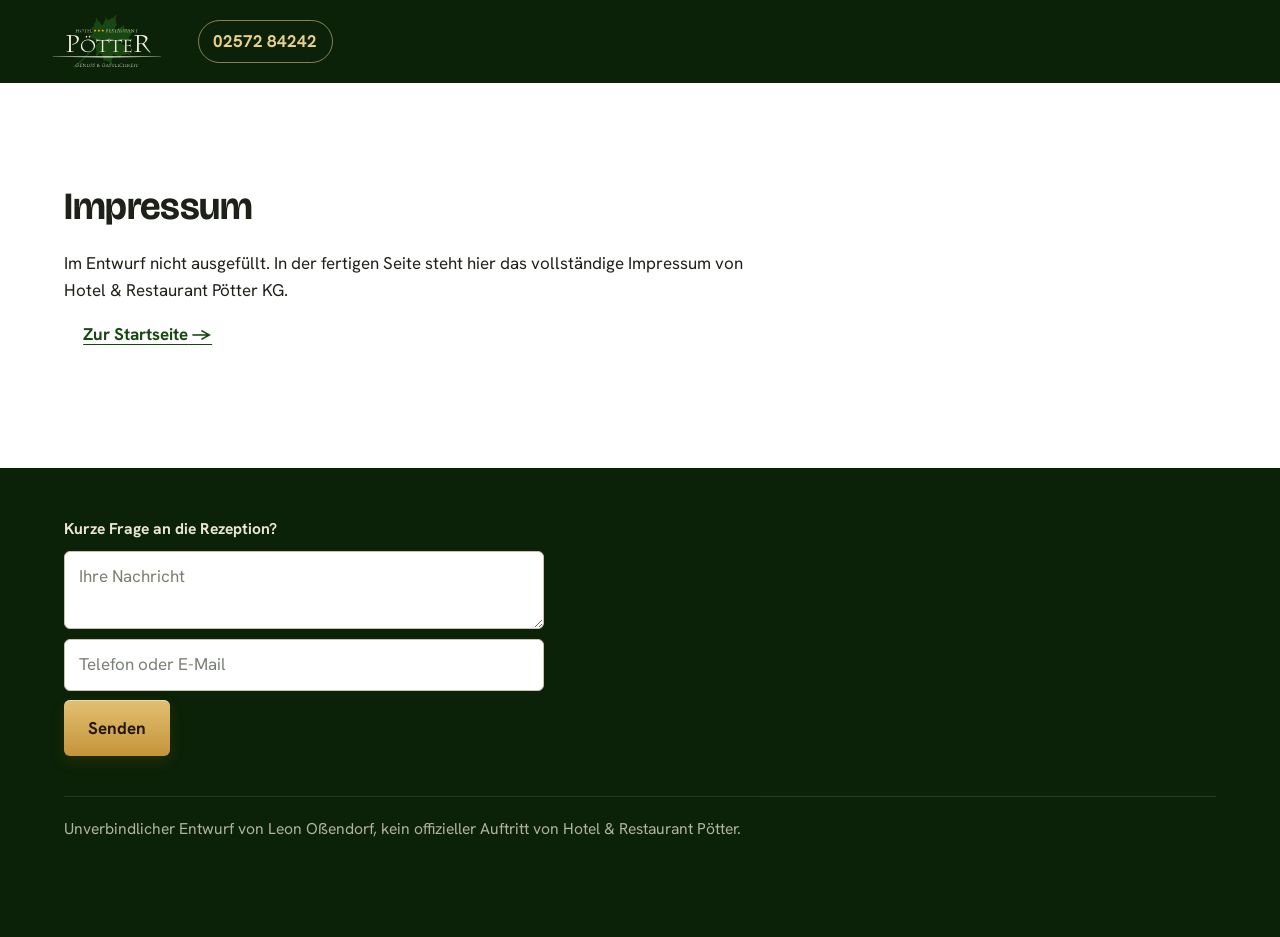
<file: impressum.html>
<!DOCTYPE html>
<html lang="de-DE"><head><meta charset="utf-8"><meta name="viewport" content="width=device-width, initial-scale=1"><meta name="robots" content="noindex,nofollow">
<title>Impressum – Hotel & Restaurant Pötter (Entwurf)</title><link rel="stylesheet" href="css/style.css?v=1"><link rel="icon" href="img/signet.svg" type="image/svg+xml"></head>
<body>
<header class="kopf"><a class="marke" href="index.html" aria-label="Zur Startseite"><img src="img/logo-hell.svg" alt="Hotel & Restaurant Pötter" width="150" height="83"></a><a class="kopf-tel" href="tel:+49257284242">02572 84242</a></header>
<main class="block" style="max-width:52rem">
<h1 style="font-size:2.4rem">Impressum</h1>
<p>Im Entwurf nicht ausgefüllt. In der fertigen Seite steht hier das vollständige Impressum von Hotel &amp; Restaurant Pötter KG.</p>
<p><a class="mehr" href="index.html">Zur Startseite</a></p>
</main>
<footer class="fuss"><form class="kurzform" id="kurzform" novalidate style="max-width:30rem"><p class="kurzform-titel">Kurze Frage an die Rezeption?</p><label for="kf-text" class="unsichtbar">Ihre Nachricht</label><textarea id="kf-text" rows="2" placeholder="Ihre Nachricht"></textarea><label for="kf-weg" class="unsichtbar">Telefon oder E-Mail</label><input id="kf-weg" type="text" placeholder="Telefon oder E-Mail" required><button class="knopf knopf-messing" type="submit">Senden</button><p class="kf-ok" id="kf-ok" hidden>Danke! Im Entwurf wird nichts versendet.</p></form>
<p class="entwurf">Unverbindlicher Entwurf von Leon Oßendorf, kein offizieller Auftritt von Hotel &amp; Restaurant Pötter.</p></footer>
<script>document.getElementById('kurzform').addEventListener('submit',function(e){e.preventDefault();if(document.getElementById('kf-weg').value.trim())document.getElementById('kf-ok').hidden=false;});</script>
</body></html>
</file>
<file: css/style.css>
@font-face{font-family:"Bricolage";src:url(../fonts/bricolage.woff) format("woff");font-weight:400 800;font-stretch:75% 100%;font-display:swap}
@font-face{font-family:"Hanken";src:url(../fonts/hanken.woff) format("woff");font-weight:100 900;font-display:swap}
@font-face{font-family:"Caveat";src:url(../fonts/caveat-var.woff2) format("woff2");font-weight:400 700;font-display:swap}

:root{
  --gruen:#184711;
  --gruen-tief:#0f2f0b;
  --gruen-nacht:#0b2208;
  --holz:#5e2e14;
  --messing:#c99a3e;
  --messing-hell:#e9cf8c;
  --papier:#f7f4ee;
  --stein:#ebe6dc;
  --tinte:#1d2119;
  --grau:#575c52;
  --rand:#d8d1c3;
  --r:6px;
}
*{box-sizing:border-box}
html{scroll-behavior:smooth;scroll-padding-top:84px}
body{margin:0;font-family:"Hanken",system-ui,sans-serif;font-size:1.0625rem;line-height:1.6;color:var(--tinte);background:#fff;-webkit-font-smoothing:antialiased}
img{max-width:100%;height:auto;display:block}
h1,h2,h3{font-family:"Bricolage",sans-serif;line-height:1.08;margin:0 0 .6em;letter-spacing:-.01em}
h2{font-size:clamp(1.9rem,3.6vw,3rem);font-weight:700;font-stretch:88%}
h3{font-size:1.3rem;font-weight:700}
p{margin:0 0 1em}
a{color:inherit}
.skip{position:absolute;left:-999px;top:0;background:#fff;padding:.6em 1em;z-index:99}
.skip:focus{left:8px;top:8px}
.unsichtbar{position:absolute;width:1px;height:1px;overflow:hidden;clip:rect(0 0 0 0)}
:focus-visible{outline:3px solid var(--messing);outline-offset:3px}

/* Kopf */
.kopf{position:sticky;top:0;z-index:20;display:flex;align-items:center;gap:2rem;padding:.55rem clamp(1rem,4vw,3rem);background:var(--gruen-nacht);color:#f3eedf}
.marke img{width:118px;height:auto}
.menue{display:flex;gap:1.6rem;margin-left:auto}
.menue a{text-decoration:none;font-weight:600;font-size:.98rem;opacity:.88;padding:.4rem 0;border-bottom:2px solid transparent;transition:opacity .2s,border-color .2s}
.menue a:hover{opacity:1;border-color:var(--messing)}
.kopf-tel{text-decoration:none;font-weight:700;border:1.5px solid rgba(233,207,140,.55);color:var(--messing-hell);padding:.45rem .9rem;border-radius:999px;white-space:nowrap;transition:background .2s}
.kopf-tel:hover{background:rgba(233,207,140,.12)}

/* Hero */
.hero{position:relative;background:var(--gruen-tief);color:#f6f1e3}
.hero-bild{height:min(44vh,450px);overflow:hidden;position:relative}
.hero-bild img{width:100%;height:100%;object-fit:cover;object-position:50% 58%;transform:scale(1.04);animation:ruhig 14s ease-out forwards}
.hero-bild::after{content:"";position:absolute;inset:0;background:linear-gradient(180deg,rgba(11,34,8,.0) 55%,rgba(11,34,8,.55) 100%)}
@keyframes ruhig{to{transform:scale(1)}}
.hero-brett{position:relative;display:grid;grid-template-columns:minmax(0,1fr) auto;gap:2rem 3rem;align-items:start;padding:0 clamp(1rem,5vw,4.5rem) 3.2rem;
  background:
    radial-gradient(120% 90% at 85% 0%,rgba(255,255,255,.06),transparent 60%),
    linear-gradient(180deg,var(--gruen) 0%,var(--gruen-tief) 100%)}
.hero{--fobw:150px;--fobgap:26px}
/* Holzleiste mit den Schlüsseln, sitzt auf der Kante zwischen Bild und Brett */
.schluessel{position:relative;z-index:0}
.schluessel::before{content:"";position:absolute;z-index:2;left:-30px;right:-30px;top:0;height:38px;border-radius:4px;
  background:repeating-linear-gradient(90deg,rgba(40,15,3,0) 0 7px,rgba(40,15,3,.22) 7px 8px,rgba(40,15,3,0) 8px 19px,rgba(40,15,3,.14) 19px 20px),
  linear-gradient(180deg,#7f421d 0%,#5a2b11 55%,#3b1a08 100%);
  box-shadow:0 10px 22px rgba(0,0,0,.4),inset 0 1px 0 rgba(255,255,255,.2),inset 0 -2px 0 rgba(0,0,0,.25)}
.schluessel li{position:relative;z-index:1}
.hero-text{padding-top:2.6rem;max-width:34rem}
.nw{white-space:nowrap}
.seit{font-family:"Caveat",cursive;font-size:1.7rem;color:var(--messing-hell);margin:0 0 .25rem;line-height:1.1}
.hero h1{font-size:clamp(2.3rem,4.6vw,4rem);font-weight:800;font-stretch:84%;margin-bottom:.5rem}
.hero-unter{font-size:1.15rem;opacity:.86;max-width:28rem}
.schluessel{list-style:none;margin:-19px 0 0;padding:12px 0 0;display:flex;gap:var(--fobgap)}
.schluessel li{width:var(--fobw)}
.key{position:relative;display:block;width:var(--fobw);aspect-ratio:140/354;text-decoration:none;color:var(--messing-hell);transform-origin:50% 10%;
  animation:pendel 2.6s cubic-bezier(.3,.6,.4,1) both}
.schluessel li:nth-child(2) .key{animation-delay:.12s}
.schluessel li:nth-child(3) .key{animation-delay:.24s}
@keyframes pendel{0%{transform:rotate(7deg)}22%{transform:rotate(-4.5deg)}44%{transform:rotate(2.6deg)}64%{transform:rotate(-1.3deg)}82%{transform:rotate(.5deg)}100%{transform:rotate(0)}}
.key:hover,.key:focus-visible{animation:wink 1.1s ease-in-out}
@keyframes wink{0%,100%{transform:rotate(0)}30%{transform:rotate(-3.5deg)}65%{transform:rotate(2deg)}}
.fob{width:100%;height:100%;display:block;filter:drop-shadow(0 18px 18px rgba(0,0,0,.35))}
.gravur{position:absolute;left:12%;right:12%;top:47%;display:flex;flex-direction:column;align-items:center;text-align:center;gap:.25rem}
.g-gross{font-family:"Bricolage",sans-serif;font-weight:700;font-stretch:76%;font-size:1.3rem;letter-spacing:.03em;text-transform:uppercase;
  color:#ecd38f;text-shadow:0 -1px 0 rgba(0,0,0,.55),0 1px 0 rgba(255,235,180,.25)}
.g-klein{font-size:.82rem;line-height:1.25;color:#f1e3bd;opacity:.92;max-width:8.5em;text-shadow:0 -1px 0 rgba(0,0,0,.5)}
.key::after{content:"";position:absolute;left:34%;right:34%;top:76%;height:2px;background:linear-gradient(90deg,transparent,rgba(233,207,140,.55),transparent)}
.key:focus-visible{outline-offset:6px}

/* Blöcke */
.block{padding:clamp(3.5rem,8vw,6.5rem) clamp(1rem,5vw,4.5rem)}
.knopf{display:inline-flex;align-items:center;justify-content:center;gap:.5rem;font:inherit;font-weight:700;text-decoration:none;cursor:pointer;border:0;border-radius:var(--r);padding:.9rem 1.5rem;min-height:48px;transition:transform .2s,background .2s,box-shadow .2s}
.knopf:hover{transform:translateY(-1px)}
.knopf-messing{background:linear-gradient(180deg,#e2c072,#c4943a);color:#24170a;box-shadow:0 1px 0 rgba(255,255,255,.4) inset,0 6px 14px rgba(120,80,20,.22)}
.knopf-gruen{background:var(--gruen);color:#fff}
.knopf-gruen:hover{background:#1f5a17}
.knopf-hell{background:#f6f1e3;color:var(--gruen-nacht)}
.knopf-rand{background:transparent;color:var(--gruen);border:2px solid var(--gruen)}
.mehr{display:inline-block;margin-left:1.2rem;font-weight:700;color:var(--gruen);text-underline-offset:4px}
.mehr::after{content:" →"}
.mehr-hell{color:#f6f1e3}
.haekchen{list-style:none;padding:0;margin:0 0 1.8rem}
.haekchen li{position:relative;padding-left:1.7rem;margin:.35rem 0}
.haekchen li::before{content:"";position:absolute;left:0;top:.62em;width:.85rem;height:.45rem;border-left:2.5px solid var(--messing);border-bottom:2.5px solid var(--messing);transform:rotate(-45deg)}
.knopfreihe{display:flex;flex-wrap:wrap;align-items:center;gap:.8rem 0}

/* Zimmer */
.zimmer{display:grid;grid-template-columns:1.15fr 1fr;gap:clamp(2rem,5vw,5rem);align-items:center;background:#fff}
.zimmer-bilder{position:relative;padding-bottom:18%}
.zimmer-bilder .z1{border-radius:var(--r);width:86%}
.zimmer-bilder .z2{position:absolute;right:0;bottom:0;width:52%;border-radius:var(--r);border:8px solid #fff;box-shadow:0 18px 40px rgba(0,0,0,.14)}
.zimmer-text p{color:var(--grau);max-width:32rem}

/* Feiern */
.feiern{background:var(--papier)}
.feiern-kopf{max-width:46rem;margin-bottom:2.6rem}
.feiern-kopf p{color:var(--grau);font-size:1.12rem}
.raeume{display:grid;grid-template-columns:1.5fr 1fr 1fr;gap:1.25rem}
.raum{position:relative;border-radius:var(--r);overflow:hidden;background:#000;min-height:330px}
.raum img{position:absolute;inset:0;width:100%;height:100%;object-fit:cover;transition:transform .9s ease}
.raum:hover img{transform:scale(1.035)}
.raum-text{position:absolute;left:0;right:0;bottom:0;padding:5rem 1.3rem 1.2rem;color:#fff;background:linear-gradient(180deg,transparent,rgba(10,20,8,.86))}
.raum-text h3{margin-bottom:.3rem;display:flex;flex-wrap:wrap;align-items:baseline;gap:.2rem .7rem}
.raum-text p{margin:0;font-size:.98rem;opacity:.92}
.anzahl{font-family:"Hanken",sans-serif;font-size:.85rem;font-weight:700;color:var(--messing-hell);letter-spacing:.02em}
.anlaesse{list-style:none;display:flex;flex-wrap:wrap;gap:.6rem;padding:0;margin:2rem 0 0}
.anlaesse button{font:inherit;font-weight:600;cursor:pointer;background:#fff;border:1.5px solid var(--rand);color:var(--tinte);border-radius:999px;padding:.6rem 1.15rem;min-height:44px;transition:border-color .2s,background .2s}
.anlaesse button:hover{border-color:var(--gruen);background:#f1f5ef}

/* Anfrage */
.anfrage{display:grid;grid-template-columns:.85fr 1.15fr;gap:clamp(2rem,5vw,5rem);background:var(--gruen-tief);color:#f6f1e3;align-items:start}
.anfrage-seite p{opacity:.86;font-size:1.1rem;max-width:26rem}
.anfrage-foto{margin:2rem 0 0;max-width:420px}
.anfrage-foto img{border-radius:var(--r);transform:rotate(-1.5deg);box-shadow:0 22px 40px rgba(0,0,0,.35)}
.formular{background:#fff;color:var(--tinte);border-radius:10px;padding:clamp(1.3rem,3vw,2.3rem);box-shadow:0 30px 60px rgba(0,0,0,.25)}
.weiche{display:grid;grid-template-columns:1fr 1fr;background:var(--stein);border-radius:8px;padding:4px;margin-bottom:1.6rem}
.weiche label{position:relative;cursor:pointer}
.weiche input{position:absolute;opacity:0}
.weiche span{display:block;text-align:center;font-weight:700;padding:.75rem .5rem;border-radius:6px;transition:background .25s,color .25s}
.weiche input:checked+span{background:var(--gruen);color:#fff}
.weiche input:focus-visible+span{outline:3px solid var(--messing)}
.feld{margin:0 0 1.25rem;border:0;padding:0;min-width:0}
.feld>label,.feld legend{display:block;font-weight:700;margin-bottom:.45rem;padding:0}
.opt{font-weight:400;color:var(--grau);font-size:.9rem}
input[type=text],input[type=date],textarea,select{width:100%;font:inherit;color:var(--tinte);background:#fff;border:1.5px solid #c9c2b2;border-radius:6px;padding:.7rem .85rem;min-height:48px}
textarea{resize:vertical}
input::placeholder,textarea::placeholder{color:#7a7f73}
input:focus,textarea:focus,select:focus{border-color:var(--gruen);outline:none;box-shadow:0 0 0 3px rgba(24,71,17,.18)}
.chips{display:flex;flex-wrap:wrap;gap:.5rem}
.chips label{cursor:pointer;position:relative}
.chips input{position:absolute;opacity:0}
.chips span{display:block;padding:.55rem 1rem;border:1.5px solid #c9c2b2;border-radius:999px;font-weight:600;transition:all .2s;min-height:44px;line-height:1.6}
.chips input:checked+span{background:var(--gruen);border-color:var(--gruen);color:#fff}
.chips input:focus-visible+span{outline:3px solid var(--messing)}
.zweispaltig{display:grid;grid-template-columns:1fr 1fr;gap:0 1rem}
input[type=range]{width:100%;accent-color:var(--gruen);height:32px}
output{font-family:"Bricolage",sans-serif;font-weight:800;color:var(--gruen);font-size:1.25rem;margin-left:.4rem}
.raumtipp{margin:.4rem 0 0;padding:.7rem .9rem;background:#f3f6f1;border-left:4px solid var(--messing);border-radius:0 6px 6px 0;font-size:.98rem}
.raumtipp strong{color:var(--gruen)}
.hilfe{font-size:.88rem;color:var(--grau);margin:.35rem 0 0}
.entwurf-vermerk{font-size:.85rem;color:var(--grau);margin:.8rem 0 0}
.formular .knopf{width:100%;font-size:1.08rem}
.nur-catering{display:none}
.formular.catering-weg .nur-catering{display:block}
.fehler input{border-color:#b3261e}
.fehlertext{color:#b3261e;font-size:.9rem;margin:.35rem 0 0}
.bestaetigung{margin-top:1.4rem;padding:1.3rem 1.4rem;border-radius:8px;background:#f3f6f1;border:1.5px solid #cfdcc9;animation:auf .5s ease}
.bestaetigung h3{color:var(--gruen);margin-bottom:.5rem}
.bestaetigung dl{display:grid;grid-template-columns:auto 1fr;gap:.2rem 1rem;margin:.6rem 0 .8rem}
.bestaetigung dt{color:var(--grau)}
.bestaetigung dd{margin:0;font-weight:600}
.bestaetigung p{margin:0;font-size:.95rem;color:var(--grau)}
@keyframes auf{from{opacity:0;transform:translateY(8px)}to{opacity:1;transform:none}}

/* Catering */
.catering{display:grid;grid-template-columns:1fr 1fr;gap:clamp(2rem,5vw,5rem);align-items:center;background:#fff}
.catering-bild img{border-radius:var(--r)}
.catering-text p{color:var(--grau);max-width:32rem}

/* Restaurant */
.restaurant{display:grid;grid-template-columns:1fr 1.1fr;gap:clamp(2rem,5vw,5rem);align-items:center;background:#2a1a10;color:#f6f1e3;
  background:linear-gradient(135deg,#2c1b10,#1b100a)}
.restaurant-text p{opacity:.86;max-width:32rem}
.zeiten{margin:1.4rem 0 2rem;max-width:26rem;border-top:1px solid rgba(233,207,140,.3)}
.zeiten div{display:flex;justify-content:space-between;gap:1rem;padding:.55rem 0;border-bottom:1px solid rgba(233,207,140,.3)}
.zeiten dt{font-weight:600}
.zeiten dd{margin:0;color:var(--messing-hell)}
.restaurant-bilder{position:relative;padding-bottom:16%}
.restaurant-bilder .r1{width:84%;border-radius:var(--r)}
.restaurant-bilder .r2{position:absolute;right:0;bottom:0;width:50%;border-radius:var(--r);border:7px solid #241710;box-shadow:0 18px 40px rgba(0,0,0,.4)}

/* Familie */
.familie{background:var(--papier)}
.familie-kopf{display:grid;grid-template-columns:1fr 1fr;gap:clamp(2rem,5vw,5rem);align-items:center;margin-bottom:3.2rem}
.familie-foto{margin:0}
.familie-foto img{border-radius:var(--r)}
.familie-foto figcaption{font-size:.9rem;color:var(--grau);margin-top:.5rem}
.familie-kopf p{color:var(--grau);max-width:34rem}
.zitat{font-family:"Caveat",cursive;font-size:1.9rem;line-height:1.2;color:var(--gruen)!important;margin-top:1.2rem}
.zitat span{display:block;font-size:1.3rem;color:var(--grau)}
.jahre{list-style:none;padding:0;margin:0;display:grid;grid-template-columns:repeat(7,minmax(0,1fr));gap:0;position:relative;border-top:12px solid #6a3517;border-radius:3px}
.jahre li{position:relative;padding:2.4rem .6rem 0;text-align:center}
.jahre li::before{content:"";position:absolute;left:50%;top:-2px;width:12px;height:26px;margin-left:-6px;border:3px solid var(--messing);border-radius:0 0 8px 8px;border-top:0}
.jahre li::after{content:"";position:absolute;left:50%;top:18px;width:14px;height:22px;margin-left:-7px;border:2.5px solid #b98b35;border-radius:50%}
.jahr{display:inline-block;font-family:"Bricolage",sans-serif;font-weight:800;font-stretch:80%;font-size:1.15rem;color:#f0d896;background:linear-gradient(160deg,#7d4220,#4a210c);padding:.55rem .75rem .5rem;border-radius:16px 16px 22px 22px;
  box-shadow:0 8px 14px rgba(60,25,5,.25),inset 0 1px 0 rgba(255,255,255,.18);transform-origin:50% -20px;transition:transform .5s}
.jahre li:hover .jahr{transform:rotate(-4deg)}
.was{display:block;font-size:.92rem;line-height:1.35;color:var(--grau);margin-top:.8rem}
.vereine{margin:2.8rem 0 0;font-size:.95rem;color:var(--grau);max-width:52rem}

/* Anfahrt */
.anfahrt{display:grid;grid-template-columns:1.1fr 1fr;gap:clamp(2rem,5vw,5rem);align-items:center;background:#fff}
.luftbild{border-radius:var(--r)}
address{font-style:normal;font-size:1.15rem;font-weight:600;margin-bottom:1.2rem}
.entfernung{list-style:none;padding:0;margin:0 0 1.2rem}
.entfernung li{padding:.3rem 0}
.entfernung strong{display:inline-block;min-width:4.4rem;color:var(--gruen)}
.anfahrt p{color:var(--grau)}
.anfahrt .knopfreihe{gap:.8rem}

/* Fuß */
.fuss{background:var(--gruen-nacht);color:#e9e4d3;padding:3rem clamp(1rem,5vw,4.5rem) 6rem}
.fuss-spalten{display:grid;grid-template-columns:1fr 1.1fr auto;gap:2.5rem;align-items:start}
.fuss a{color:#f3eedf}
.fuss p{font-size:.98rem}
.kurzform{display:grid;gap:.6rem}
.kurzform-titel{font-weight:700;margin:0}
.kurzform .knopf{justify-self:start}
.kf-ok{font-size:.92rem;color:var(--messing-hell)}
.fuss-links{display:flex;flex-direction:column;gap:.4rem}
.entwurf{margin:2.5rem 0 0;padding-top:1.2rem;border-top:1px solid rgba(255,255,255,.15);font-size:.85rem;opacity:.75}

/* Daumenleiste */
.daumen{display:none}

/* Fenster */
.fenster{border:0;border-radius:12px;padding:0;max-width:440px;width:calc(100% - 2rem);box-shadow:0 40px 80px rgba(0,0,0,.35)}
.fenster::backdrop{background:rgba(8,20,6,.55)}
.fenster-inhalt{padding:1.8rem;position:relative}
.fenster h2{font-size:1.6rem;color:var(--gruen)}
.fenster-hinweis{font-size:.95rem;color:var(--grau);background:#f3f6f1;border-radius:6px;padding:.8rem .9rem;margin:1rem 0 0}
.fenster .knopf{width:100%}
.schliessen{position:absolute;top:.6rem;right:.7rem;width:44px;height:44px;border:0;background:transparent;font-size:1.8rem;cursor:pointer;color:var(--grau)}

/* Einblenden */
.zeig{opacity:0;transform:translateY(18px);transition:opacity .7s ease,transform .7s ease}
.zeig.da{opacity:1;transform:none}

/* Responsive */
@media (max-width:1100px){
  .menue{gap:1rem}
  .hero{--fobw:126px;--fobgap:18px}
  .raeume{grid-template-columns:1fr 1fr}
  .raeume .raum:first-child{grid-column:1/-1}
  .jahre{grid-template-columns:repeat(4,minmax(0,1fr));row-gap:2rem}
}
@media (max-width:860px){
  .menue{display:none}
  .kopf{gap:1rem;justify-content:space-between}
  .marke img{width:100px}
  .hero{--fobw:min(27vw,128px);--fobgap:min(4vw,18px)}
  .hero-bild{height:30vh;min-height:200px}
  .hero-brett{grid-template-columns:1fr;padding-bottom:2.4rem}
  .schluessel{order:-1;justify-content:center;margin-top:-19px}
  .hero-text{padding-top:.5rem;text-align:center;margin:0 auto}
  .hero-unter{margin-left:auto;margin-right:auto}
  .g-gross{font-size:.98rem;letter-spacing:.02em}
  .g-klein{font-size:.72rem}
  .hero h1{font-size:2.15rem}
  .schluessel::before{left:-10px;right:-10px}
  .seit{font-size:1.45rem}
  .zimmer,.anfrage,.catering,.restaurant,.familie-kopf,.anfahrt{grid-template-columns:1fr}
  .catering-text{order:-1}
  .restaurant-bilder{order:-1}
  .anfrage-foto{display:none}
  .fuss-spalten{grid-template-columns:1fr}
  .daumen{display:grid;grid-template-columns:1fr 1fr 1.3fr;position:fixed;left:0;right:0;bottom:0;z-index:30;background:var(--gruen-nacht);border-top:1px solid rgba(233,207,140,.3);padding:.45rem .5rem calc(.45rem + env(safe-area-inset-bottom));gap:.45rem}
  .daumen a,.daumen button{font:inherit;font-weight:700;font-size:.98rem;display:flex;align-items:center;justify-content:center;min-height:48px;border-radius:6px;text-decoration:none;color:#f3eedf;background:rgba(255,255,255,.07);border:0;cursor:pointer}
  .daumen a:last-child{background:linear-gradient(180deg,#e2c072,#c4943a);color:#24170a}
  .mehr{margin:1rem 0 0;display:block}
}
@media (max-width:560px){
  body{font-size:1rem}
  .raeume{grid-template-columns:1fr}
  .raum{min-height:250px}
  .zweispaltig{grid-template-columns:1fr}
  .jahre{grid-template-columns:repeat(2,minmax(0,1fr))}
  .weiche span{font-size:.92rem}
  .zimmer-bilder .z2{border-width:5px}
}
@media (prefers-reduced-motion:reduce){
  *,*::before,*::after{animation:none!important;transition:none!important;scroll-behavior:auto!important}
  .zeig{opacity:1;transform:none}
}
</file>
